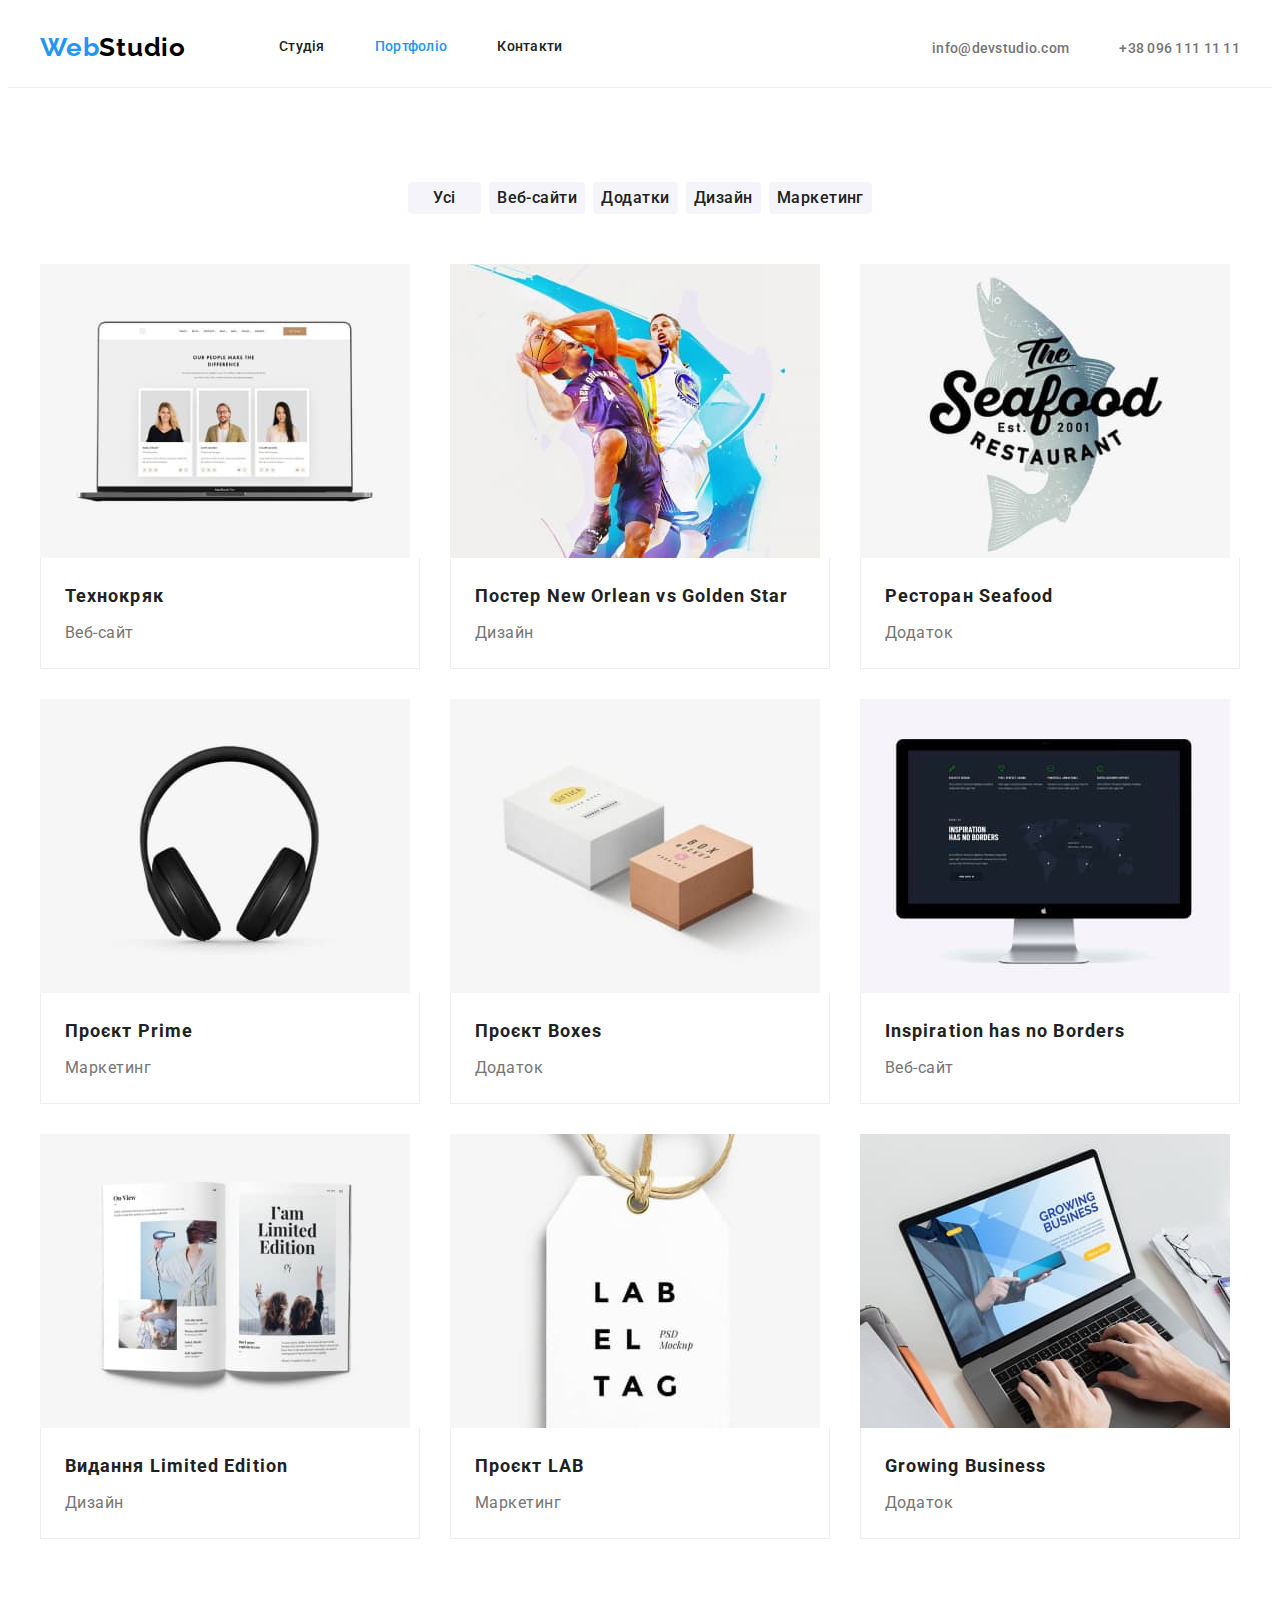
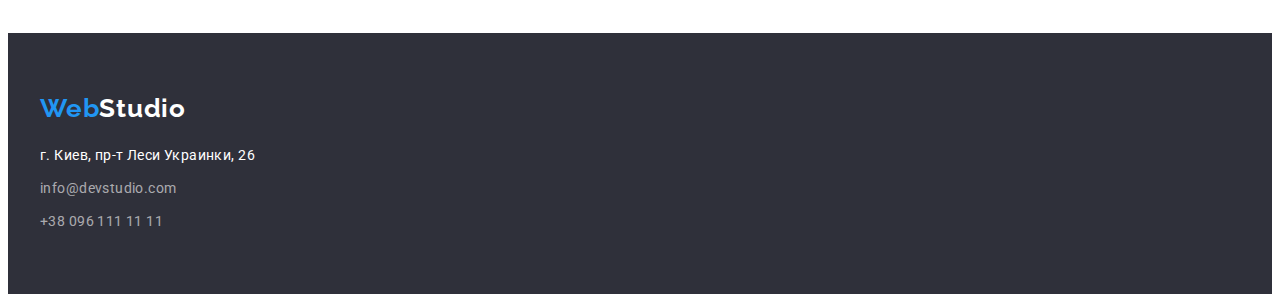
<file: portfolio.html>
<!DOCTYPE html>
<html lang="uk">
<head>
    <meta charset="UTF-8">
    <meta http-equiv="X-UA-Compatible" content="IE=edge">
    <meta name="viewport" content="width=device-width, initial-scale=1.0">
    <title>Портфоліо</title>
     <link rel="preconnect" href="https://fonts.googleapis.com">
    <link rel="preconnect" href="https://fonts.gstatic.com" crossorigin>
    <link href="https://fonts.googleapis.com/css2?family=Raleway:wght@700&family=Roboto:wght@400;500;700;900&display=swap" rel="stylesheet">
     <link rel="stylesheet" href="https://cdnjs.cloudflare.com/ajax/libs/modern-normalize/1.1.0/modern-normalize.min.css" 
    integrity="sha512-wpPYUAdjBVSE4KJnH1VR1HeZfpl1ub8YT/NKx4PuQ5NmX2tKuGu6U/JRp5y+Y8XG2tV+wKQpNHVUX03MfMFn9Q==" 
    crossorigin="anonymous" 
    referrerpolicy="no-referrer" />
    <link rel="stylesheet" href="./css/styies.css" />
</head>

<body>
       <!--шапка-->

    <header class="header">
      <div class="container heder-container">
      <nav class="header-navigation">
        <a href="./index.html" lang="en" class="header-logo link">Web<span class="logo-big">Studio</span></a>

        <ul class="header-list list">
          <li class="header-item"><a class="header-link link" href="./index.html">Студія</a></li>
          <li class="header-item"><a class="header-link current link" href="./portfolio.html">Портфоліо</a></li>
          <li class="header-item"><a class="header-link link" href="#">Контакти</a></li>
        </ul>
      </nav>
      <ul class="list list-header">
        <li><a class="header-mail link" href="mailto:info@devstudio.com">info@devstudio.com</a></li>
        <li><a class="header-tel link" href="tel:+380961111111">+38 096 111 11 11</a></li>
      </ul>
      </div>
    </header>
    <main>

      <section class="main">
        <div class="container main-container">
        <h1 class="visually-hidden">portfolio</h1>
        <!-- filter-->
        <ul class="filter list">
            <li><button type="button" class="filter-btn"> Усі</button></li>
            <li><button type="button" class="filter-btn"> Веб-сайти</button></li>
            <li><button type="button" class="filter-btn"> Додатки</button></li>
            <li><button type="button" class="filter-btn"> Дизайн</button></li>
            <li><button type="button" class="filter-btn"> Маркетинг</button></li>
        </ul>
       <ul class="gallery list">
        <!--gallery-->
        <li class="gallery-item">
            <a  class="gallery-link link" href="#"><img src="./imag/технокряк.jpg" alt="технокряк" width="370">
              <div class="gallery-desc">
                <h2 class="gallery-title">Технокряк</h2>
                <p class="gallery-text">Веб-сайт</p>
              </div>
            </a>
        </li>
        <li class="gallery-item">
            <a  class="gallery-link link" href="#"><img src="./imag/poster.jpg" alt="poster" width="370">
            <div class="gallery-desc">
              <h2 class="gallery-title">Постер New Orlean vs Golden Star</h2>
              <p class="gallery-text">Дизайн</p>
            </div>
            </a>
          
        </li>
        <li class="gallery-item">
            <a class="gallery-link link" href="#"><img src="./imag/restaurant.jpg" alt="restaurant" width="370">
            <div class="gallery-desc">
              <h2 class="gallery-title">Ресторан Seafood</h2>
              <p class="gallery-text">Додаток</p>
            </div>
          </a>
        </li>
        <li class="gallery-item">
            <a  class="gallery-link link" href="#"><img src="./imag/prime.jpg" alt="prime" width="370">
            <div class="gallery-desc">
              <h2 class="gallery-title">Проєкт Prime</h2>
              <p class="gallery-text">Маркетинг</p>
            </div>
          </a>
        </li>
        <li class="gallery-item">
            <a  class="gallery-link link" href="#"><img src="./imag/boxes.jpg" alt="boxes" width="370">
            <div class="gallery-desc">
              <h2 class="gallery-title">Проєкт Boxes</h2>
              <p class="gallery-text">Додаток</p>
            </div>
          </a>
        </li>
        <li class="gallery-item">
            <a class="gallery-link link" href="#"><img src="./imag/insp-borders.jpg" alt="Inspiration has no Borders" width="370">
            <div class="gallery-desc">
              <h2 class="gallery-title">Inspiration has no Borders</h2>
              <p class="gallery-text">Веб-сайт</p>
            </div>
          </a>
        </li>
        <li class="gallery-item">
            <a  class="gallery-link link" href="#"><img src="./imag/limited-edition.jpg" alt="Видання Limited Edition" width="370">
            <div class="gallery-desc">
              <h2 class="gallery-title">Видання Limited Edition</h2>
              <p class="gallery-text">Дизайн</p>
            </div>
          </a>
        </li>
        <li class="gallery-item">
            <a  class="gallery-link link" href="#"><img src="./imag/lab.jpg" alt="Проєкт LAB" width="370">
            <div class="gallery-desc">
              <h2 class="gallery-title">Проєкт LAB</h2>
              <p class="gallery-text">Маркетинг</p>
            </div>
          </a>
        </li>
        <li class="gallery-item">
            <a class="gallery-link link" href="#"><img src="./imag/growing-business.jpg" alt="Growing Business">
            <div class="gallery-desc">
              <h2 class="gallery-title"> Growing Business</h2>
              <p class="gallery-text">Додаток</p>
            </div>
          </a>
        </li>
       </ul> 
       </div>
      </section>
   </main>


     <!--підвал-->
    <footer class="footer">
      <div class="container">
      <a class="footer-logo link" href="./index.html" lang="en">Web<span class="logo-small">Studio</span></a>
      <address class="container-address">
        <ul class="footer-list list">
         <li class="footer-link"><a class="footer-address link" href="https://goo.gl/maps/CPtrU1FHBa2aNyZL9" target="_blank" rel="noopener noreferrer nofollow">г. Киев, пр-т Леси Украинки, 26</a></li>          
         <li class="footer-link"><a class="footer-mail link" href="mailto:info@devstudio.com">info@devstudio.com</a></li>
         <li class="footer-link"><a class="footer-tel link" href="tel:+380961111111">+38 096 111 11 11</a></li>
       </ul>
      </address>
      </div>
    </footer>
</body>
</html>
</file>
<file: css/styies.css>
:root {
 --typical-lh: 1.14;
 --main-color: #757575;
 --main-btn: #212121; 
 --second-color: #212121;
 --second-btn:  #ffffff;
 --accent-color: #2196F3;
 --title-color: #ffffff;
 --basic-fon: #ffffff;
 --section-color: #2f303a;
 --logo-basic: #ffffff;
 --command-fon: #F5F4FA;
 --footer-color: rgba(255, 255, 255, 0.6);
 --hover-btn: #188CE8;
 --logo-big: #000000;
}

p, h1, h2, h3, h4, h5, h6 {
  margin: 0;
} 

ul, ol {
  margin: 0;
  padding-left: 0;
}

img {
display: block;
}

body {
  font-family: "Roboto", sans-serif;
  background-color: var(--basic-fon);
  color: var(--main-color);
}

.list {
 list-style: none;
}

.link {
 text-decoration: none;
}

.container {
  width: 1200px;
  padding-left: 15px;
  padding-right: 15px;
  margin: 0 auto;
  
}

.visually-hidden {
  position: absolute;
  width: 1px;
  height: 1px;
  margin: -1px;
  border: 0;
  padding: 0;
  white-space: nowrap;
  clip-path: inset(100%);
  clip: rect(0 0 0 0);
  overflow: hidden;
}

 
/* а шапки #FFFFFF; */ 
/* цвет фона герой #2F303A;*/
/* цвет фона страницы #FFFFFF*/
/* цвет фона команда #F5F4FA; цвет карточек #FFFFFF*/
/* цвет фона подвал #2F303A;*/

/* цвет основного текста #757575 */
/* вторичный цвет  #212121; */
/*  #FFFFFF; rgba(255, 255, 255, 0.6); */
/* цвет акцента  #2196F3; */

/* --page Studio----*/

/* -----------шапка------------ */
.header {
  border-bottom: 1px solid #ECECEC;
}

.header-navigation {
  display: flex;
  align-items: center;
}

.heder-container{
  display: flex;
  align-items: center;
}

.header-logo {
  font-family: "Raleway", sans-serif;
  font-weight: 700;
  font-size: 26px;
  line-height: 1.19;
  letter-spacing: 0.03em;
  color: var(--accent-color);
  margin-right: 93px;
  padding: 24px 0;
}

.logo-big {
 color: var(--logo-big);  
}

.logo-small {
 color: var(--logo-basic);
}

.header-list {
  display: flex;
  min-width: 281px;
  gap: 50px;
}

.list-header {
  display: flex;
  margin-left: auto;
  gap: 50px;
}

.header-link {
  font-weight: 500;
  font-size: 14px;
  line-height: var(--typical-lh);
  letter-spacing: 0.02em;
  color: var(--second-color);
  display: block;
  padding: 31px 0;
}

.header-mail,
.header-tel {
  font-weight: 500;
  font-size: 14px;
  line-height: var(--typical-lh);
  letter-spacing: 0.02em;
  color: var(--main-color);
  padding: 31px 0;
}

.header-tel:hover,
.header-mail:hover,
.header-link:hover,
.header-tel:focus,
.header-mail:focus,
.header-link:focus {
  color: var(--accent-color);
} 

.header-list .header-link.current {
  color: var(--accent-color);
}


/* --------------hero------------ */
.hero {
  background-color: var(--section-color);
  padding-top: 200px;
  padding-bottom: 200px;
  text-align: center; 
}

.hero-title {
  font-weight: 900;
  font-size: 44px;
  line-height: 1.36;
  letter-spacing: 0.06em;
  text-align: center;
  text-transform: uppercase;
  color: var(--title-color);
  max-width: 696px;
  margin: 0 auto;

}

.hero-btn {
  font-family: inherit;
  font-weight: 700;
  font-size: 16px;
  line-height: 1.88;
  letter-spacing: 0.06em;
  border: none;
  color: var(--second-btn);
  border-radius: 4px;
  cursor: pointer;
  background-color: var(--accent-color);
  box-shadow: 0px 4px 4px rgba(0, 0, 0, 0.15);
  margin-top: 30px;
  padding: 10px 32px;
}

.hero-btn:hover,
.hero-btn:focus {
  background-color: var(--hover-btn);
  filter: drop-shadow(0px 4px 4px rgba(0, 0, 0, 0.25));
}
/* --------------особливості-------- */

.section-container {
  display: block;
   padding-top: 95px;
   padding-bottom: 94px;
}


.section {
  display: flex;
  flex-wrap: wrap;
  gap: 30px;
}

.list {
}


.section-list {
  width: 270px;
}
.section-title {
  font-weight: 700;
  font-size: 14px;
  line-height: var(--typical-lh);
  letter-spacing: 0.03em;
  text-transform: uppercase;
  color: var(--second-color);
  margin-bottom: 10px;

}
.section-text {
  font-size: 14px;
  line-height: 1.71;
  letter-spacing: 0.03em;
  color: var(--main-color);
}
/* -------------Чим ми займаємося--- */

.content {
  display: block;
  padding-bottom: 94px;

}

.content-title {
  font-weight: 700;
  font-size: 36px;
  line-height: 1.17;
  text-align: center;
  letter-spacing: 0.03em;
  color: var(--second-color);
  margin-bottom: 50px;
}

.content-container{
  display: flex;
  flex-wrap: wrap;
  gap: 30px;
}

.content-list {
}
.content-img {
}

/* ------------наша команда-------- */

.title {
  font-weight: 700;
  font-size: 36px;
  line-height: 1.17;
  text-align: center;
  letter-spacing: 0.03em;
  color: var(--second-color);
  margin-bottom: 50px;
}
.command {
  background-color: var(--command-fon);
  padding-bottom: 94px;
  padding-top: 94px;
}

.command-item {
  display: flex;
  gap: 30px;
  width: calc((100% - 90px) / 4);
  
}

.command-list {
  background-color: var(--basic-fon);
  box-shadow: 0px 1px 3px rgba(0, 0, 0, 0.12), 0px 1px 1px rgba(0, 0, 0, 0.14), 0px 2px 1px rgba(0, 0, 0, 0.2);
  border-radius: 0px 0px 4px 4px;

}

.command-img {
  background: url(4853.jpg);
  border-radius: 0px;
}

.command-title {
  font-weight: 500;
  font-size: 16px;
  line-height: 1.19;
  text-align: center;
  letter-spacing: 0.03em;
  color: var(--second-color);
  margin-bottom: 10px;
  padding-top: 30px;
}
.command-desc {
  font-size: 16px;
  line-height: 1.19;
  text-align: center;
  letter-spacing: 0.03em;
  color: var(--main-color);
  padding-bottom: 30px;
}
/* --------------підвал---------------- */
.footer {
  background: var(--section-color);
  padding-top: 60px;
  padding-bottom: 60px;
}
.footer-logo {
  font-family: "Raleway", sans-serif;
  font-weight: 700;
  font-size: 26px;
  line-height: 1.19;
  letter-spacing: 0.03em;
  color: var(--accent-color);
  min-width: 145px;
}
.container-address {
  margin-top: 20px;
  min-width: 231px;
}

.footer-list {
  
}

.footer-link {
  margin-bottom: 9px;
}

.footer-link:last-child {
  margin-bottom: 0;
}

.footer-address {
  font-style: normal;
  font-size: 14px;
  line-height: 1.71;
  letter-spacing: 0.03em;
  color: var(--logo-basic);
  
}

.footer-tel,
.footer-mail {
  font-style: normal;
  font-size: 14px;
  line-height: 1.71;
  letter-spacing: 0.03em;
  color: var(--footer-color);
  
}

.footer-tel:hover,
.footer-mail:hover,
.footer-address:hover,
.footer-tel:focus,
.footer-mail:focus,
.footer-address:focus {
 color: var(--accent-color);
}

/* --page Portfolio-- */


/* -----------filter----------- */

.main {
  padding-top: 94px;
  padding-bottom: 94px;
}

.main-container {  
}

.filter {
  display: flex;
  gap: 8px;
  justify-content: center;
  margin-bottom: 50px;
}


.filter-btn {
 font-family: inherit;  
 font-weight: 500;
 font-size: 16px;
 line-height: 1.62;
 text-align: center;
 letter-spacing: 0.03em;
 border-color: transparent;
 color: var(--main-btn);
 border-radius: 4px;
 cursor: pointer;
 background-color: var(--command-fon);
 min-width: 73px;
}
.filter-btn:hover,
.filter-btn:focus {
 color: var(--second-btn);
 background-color: var(--accent-color);
 box-shadow: 0px 4px 4px rgba(0, 0, 0, 0.25);
 }

/* ---------gallery---------- */
.gallery {
  display: flex;
  flex-wrap: wrap;
  gap: 30px;
}

.gallery-item {
  
  width: calc((100% - 60px) / 3);
  
}
.gallery-link {

}

.gallery-desc {
  padding-top: 20px;
  padding-bottom: 20px;
  padding-left: 24px;
  padding-right: 24px;
  border: 1px solid #EEEEEE;
  border-top: none;
}

.gallery-title {
 font-weight: 700;
 font-size: 18px;
 line-height: 2.00;
 letter-spacing: 0.06em;
 color: var(--second-color);
 margin-bottom: 4px;
}

.gallery-text {
 font-size: 16px;
 line-height: 1.88;
 letter-spacing: 0.03em;
 color: var(--main-color);
}
</file>
